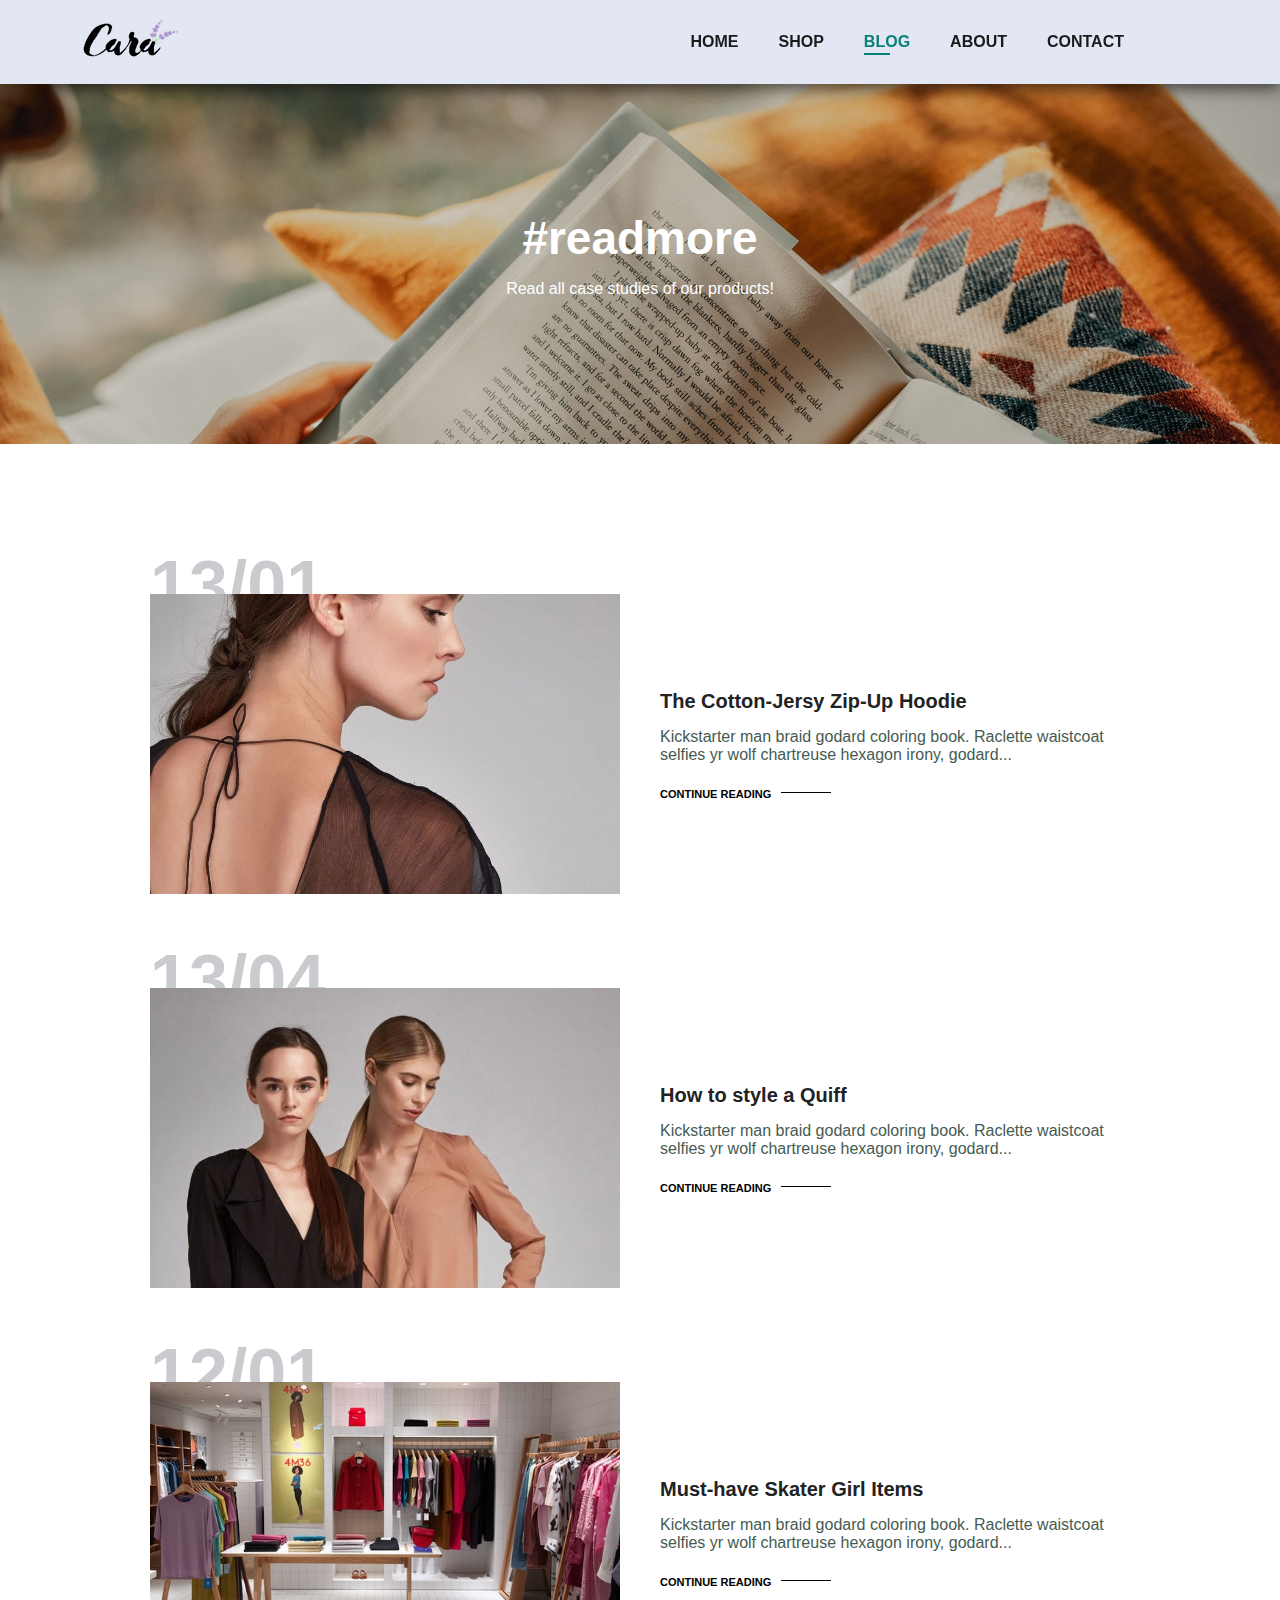
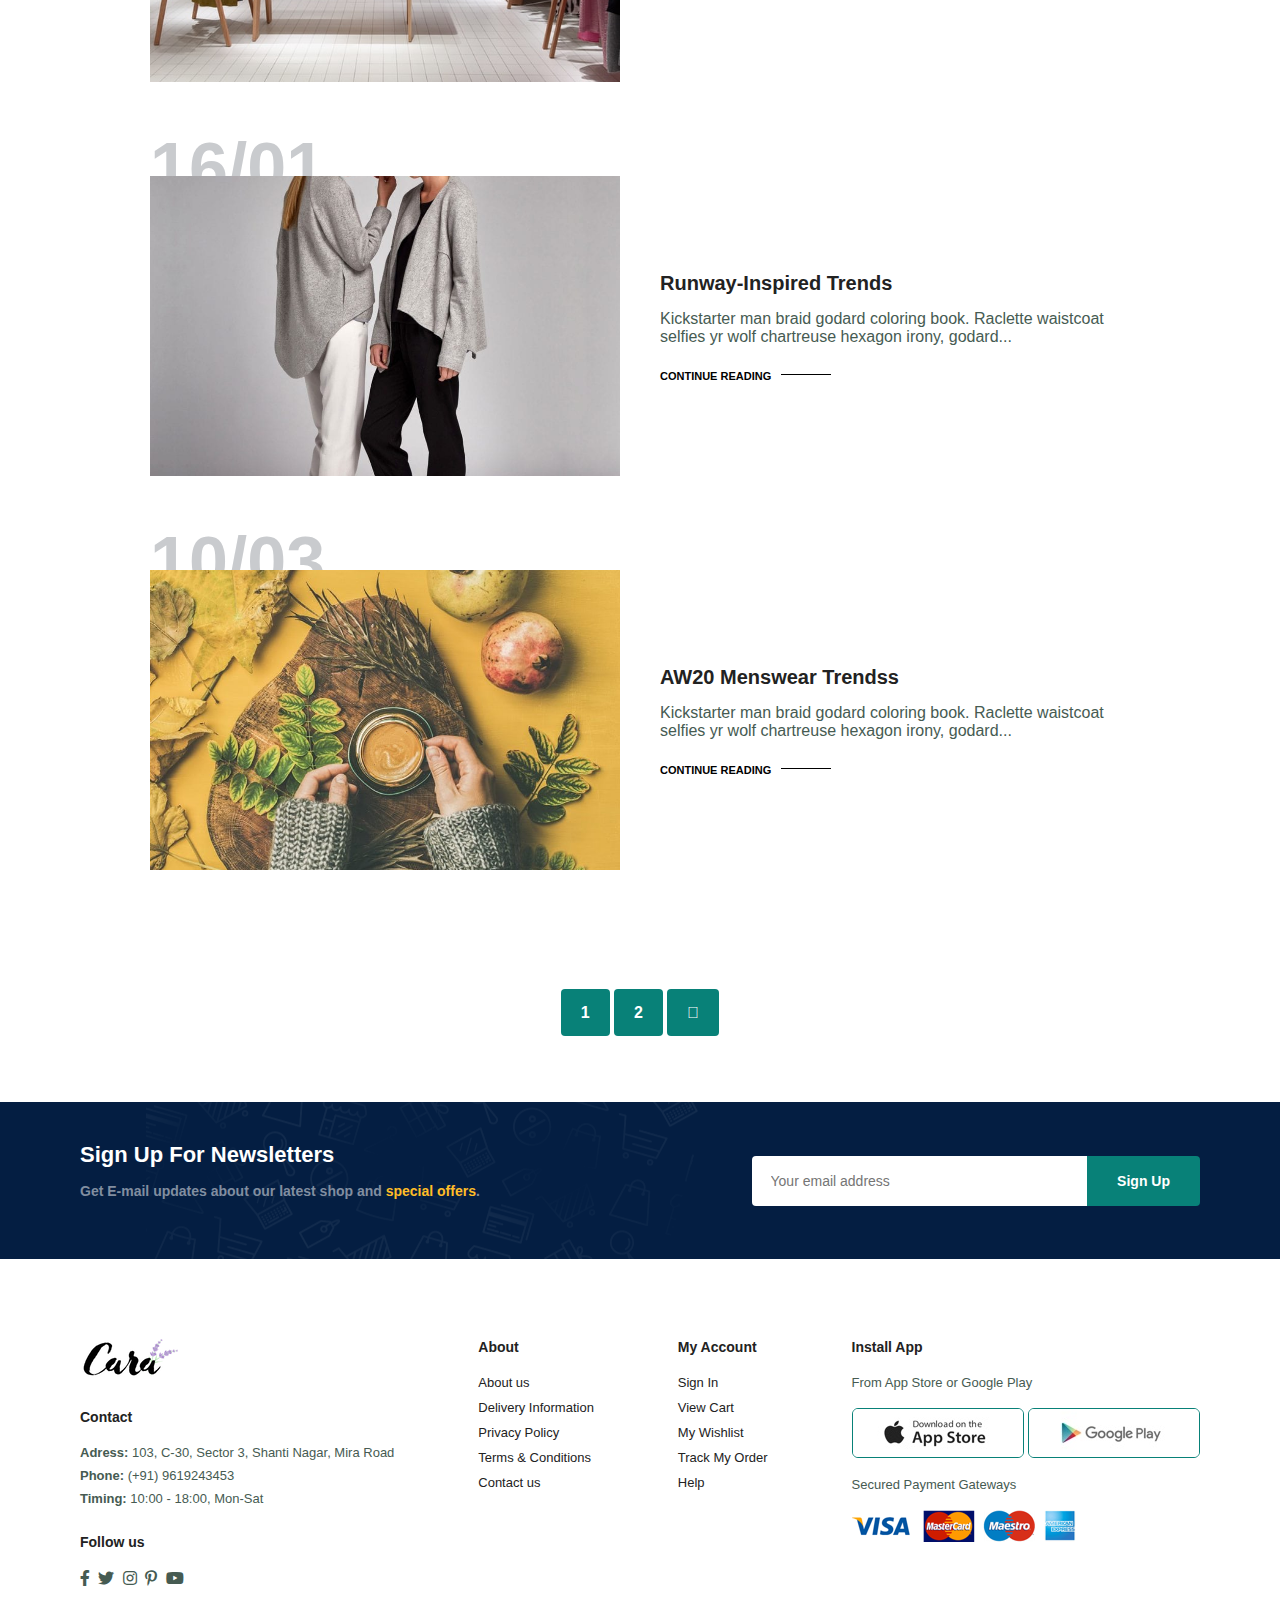
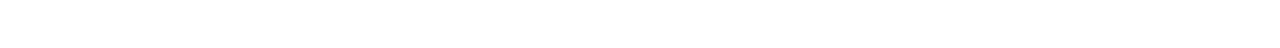
<file: blog.html>
<!DOCTYPE html>
<html lang="en">
<head>
    <meta charset="UTF-8">
    <meta http-equiv="X-UA-Compatible" content="IE=edge">
    <meta name="viewport" content="width=device-width, initial-scale=1.0">
    <title>Ecommerce Website</title>
    <link rel="stylesheet" href="https://pro.fontawesome.com/releases/v5.10.0/css/all.css">
    <link rel="stylesheet" href="style.css">
</head>
<body>
    <section id="header">
        <a href="#"><img src="logo.png" class="logo" alt=""></a>
        <div>
            <ul id="navbar">
                <li><a  href="index.html">HOME</a></li>
                <li><a  href="shop.html">SHOP</a></li>
                <li><a class="active" href="blog.html">BLOG</a></li>
                <li><a href="about.html">ABOUT</a></li>
                <li><a href="contact.html">CONTACT</a></li>
                <li><a href="cart.html"><i class="far fa-shopping-bag"></i></a></li>
            </ul>
        </div>
    </section>

    <section id="page-header1">
       
        <h2>#readmore</h2>
        
        <p>Read all case studies of our products!</p>
        
    </section>

    <section id="blog">
        <div class="blog-box">
            <div class="blog-img">
                <img src="blog/b1.jpg" alt="">
            </div>
            <div class="blog-details">
                <h4>The Cotton-Jersy Zip-Up Hoodie</h4>
                <p>Kickstarter man braid godard coloring book. Raclette waistcoat selfies yr wolf
                    chartreuse hexagon irony, godard...
                </p>
                <a href="#">CONTINUE READING</a>
            </div>
            <h1>13/01</h1>
        </div>
        <div class="blog-box">
            <div class="blog-img">
                <img src="blog/b2.jpg" alt="">
            </div>
            <div class="blog-details">
                <h4>How to style a Quiff</h4>
                <p>Kickstarter man braid godard coloring book. Raclette waistcoat selfies yr wolf
                    chartreuse hexagon irony, godard...
                </p>
                <a href="#">CONTINUE READING</a>
            </div>
            <h1>13/04</h1>
        </div>
        <div class="blog-box">
            <div class="blog-img">
                <img src="blog/b3.jpg" alt="">
            </div>
            <div class="blog-details">
                <h4>Must-have Skater Girl Items</h4>
                <p>Kickstarter man braid godard coloring book. Raclette waistcoat selfies yr wolf
                    chartreuse hexagon irony, godard...
                </p>
                <a href="#">CONTINUE READING</a>
            </div>
            <h1>12/01</h1>
        </div>
        <div class="blog-box">
            <div class="blog-img">
                <img src="blog/b4.jpg" alt="">
            </div>
            <div class="blog-details">
                <h4>Runway-Inspired Trends</h4>
                <p>Kickstarter man braid godard coloring book. Raclette waistcoat selfies yr wolf
                    chartreuse hexagon irony, godard...
                </p>
                <a href="#">CONTINUE READING</a>
            </div>
            <h1>16/01</h1>
        </div>
        <div class="blog-box">
            <div class="blog-img">
                <img src="blog/b6.jpg" alt="">
            </div>
            <div class="blog-details">
                <h4>AW20 Menswear Trendss</h4>
                <p>Kickstarter man braid godard coloring book. Raclette waistcoat selfies yr wolf
                    chartreuse hexagon irony, godard...
                </p>
                <a href="#">CONTINUE READING</a>
            </div>
            <h1>10/03</h1>
        </div>
    </section>

    <section id="pagination" class="section-p1">
        <a href="#">1</a>
        <a href="#">2</a>
        <a href="#"><i class="fal fa-long-arrow-alt-right"></i></a>
    </section>

    <section id="newletter" class="section-p1 section-m1">
        <div class="newtext">
            <h4>Sign Up For Newsletters</h4>
            <p>Get E-mail updates about our latest shop and <span>special offers</span>.</p>
        </div>
        <div class="form">
            <input type="text" placeholder="Your email address">
            <button class="normal">Sign Up</button>
        </div>
    </section>

    <footer class="section-p1">
        <div class="col">
            <img class="logo" src="logo.png" alt="">
            <h4>Contact</h4>
            <p><strong>Adress: </strong> 103, C-30, Sector 3, Shanti Nagar, Mira Road</p>
            <p><strong>Phone: </strong> (+91) 9619243453</p>
            <p><strong>Timing: </strong> 10:00 - 18:00, Mon-Sat</p>
            <div class="follow">
                <h4>Follow us</h4>
                <div class="icon">
                    <i class="fab fa-facebook-f"></i>
                    <i class="fab fa-twitter"></i>
                    <i class="fab fa-instagram"></i>
                    <i class="fab fa-pinterest-p"></i>
                    <i class="fab fa-youtube"></i>
                </div>
            </div>
        </div>

        <div class="col">
            <h4>About</h4>
            <a href="#">About us</a>
            <a href="#">Delivery Information</a>
            <a href="#">Privacy Policy</a>
            <a href="#">Terms & Conditions</a>
            <a href="#">Contact us</a>
        </div>
        <div class="col">
            <h4>My Account</h4>
            <a href="#">Sign In</a>
            <a href="#">View Cart</a>
            <a href="#">My Wishlist</a>
            <a href="#">Track My Order</a>
            <a href="#">Help</a>
        </div>
        <div class="col install">
            <h4>Install App</h4>
            <p>From App Store or Google Play</p>
            <div class="row">
                <img src="pay/app.jpg" alt="">
                <img src="pay/play.jpg" alt="">
            </div>
            <p>Secured Payment Gateways</p>
            <img src="pay/pay.png" alt="">
        </div>
    </footer>

    
</body>
</html>
</file>
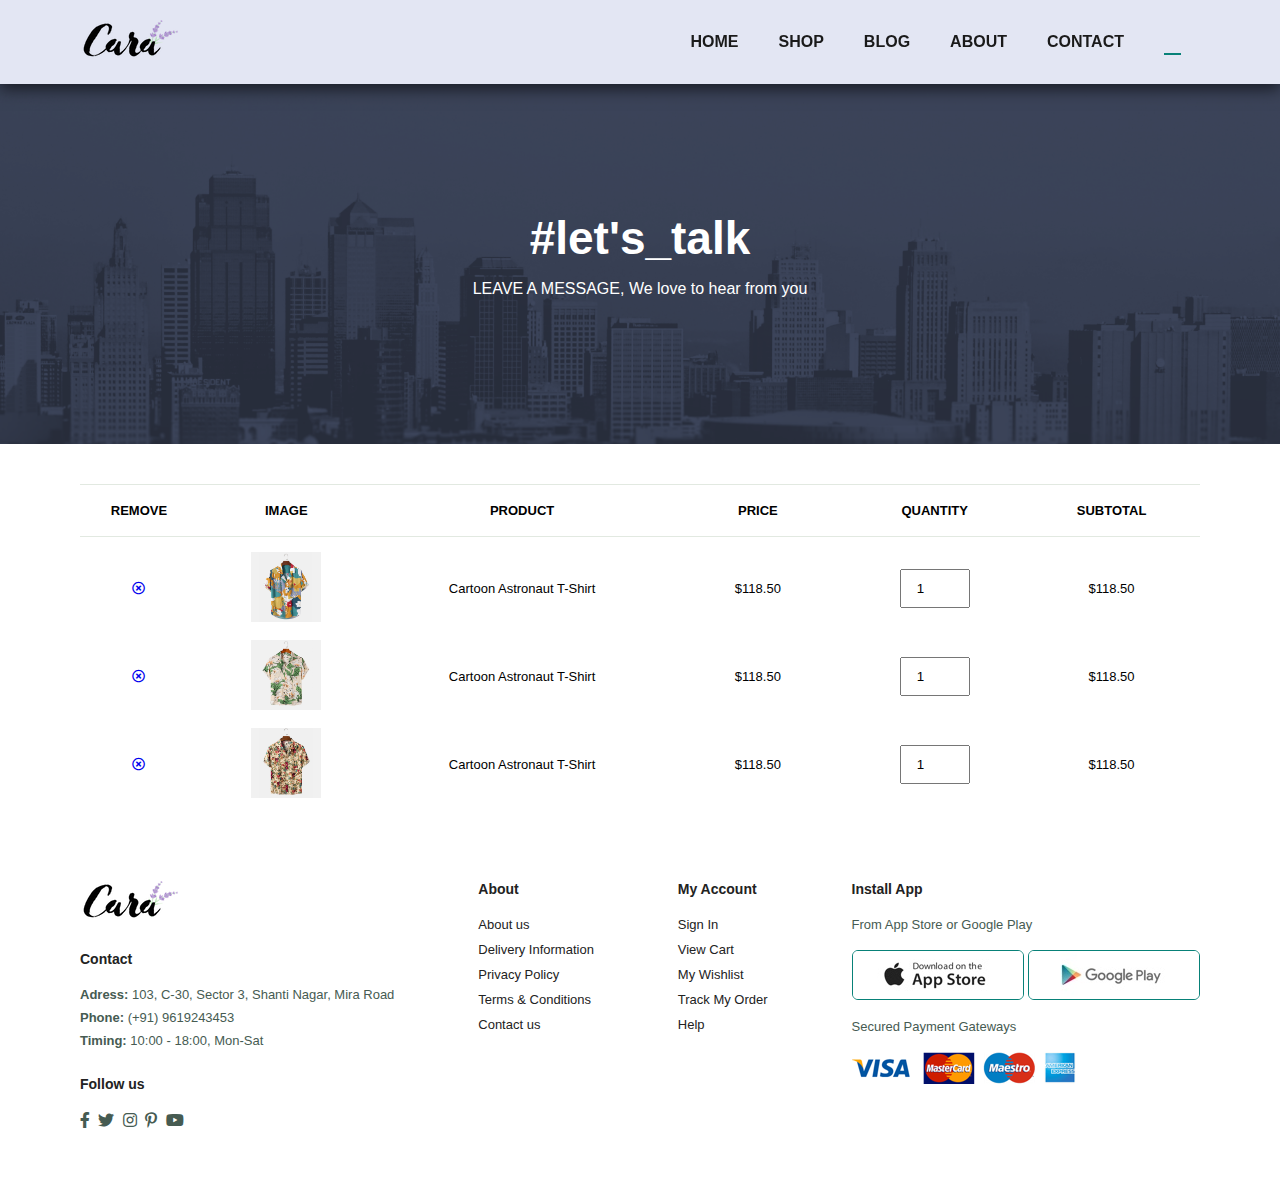
<file: cart.html>
<!DOCTYPE html>
<html lang="en">
<head>
    <meta charset="UTF-8">
    <meta http-equiv="X-UA-Compatible" content="IE=edge">
    <meta name="viewport" content="width=device-width, initial-scale=1.0">
    <title>Ecommerce Website</title>
    <link rel="stylesheet" href="https://pro.fontawesome.com/releases/v5.10.0/css/all.css">
    <link rel="stylesheet" href="style.css">
</head>
<body>
    <section id="header">
        <a href="#"><img src="logo.png" class="logo" alt=""></a>
        <div>
            <ul id="navbar">
                <li><a  href="index.html">HOME</a></li>
                <li><a  href="shop.html">SHOP</a></li>
                <li><a  href="blog.html">BLOG</a></li>
                <li><a  href="about.html">ABOUT</a></li>
                <li><a  href="contact.html">CONTACT</a></li>
                <li><a class="active" href="cart.html"><i class="far fa-shopping-bag"></i></a></li>
            </ul>
        </div>
    </section>

    <section id="page-header1" class="about-header">
       
        <h2>#let's_talk</h2>
        
        <p>LEAVE A MESSAGE, We love to hear from you</p>
        
    </section>

   <section id="cart" class="section-p1">
    <table width="100%">
        <thead>
            <tr>
                <td>Remove</td>
                <td>Image</td>
                <td>Product</td>
                <td>Price</td>
                <td>Quantity</td>
                <td>Subtotal</td>
            </tr>
        </thead>
        <tbody>
            <tr>
                <td><a href="#"><i class="far fa-times-circle"></i></a></td>
                <td><img src="products/f1.jpg" alt=""></td>
                <td>Cartoon Astronaut T-Shirt</td>
                <td>$118.50</td>
                <td><input type="number" value="1"></td>
                <td>$118.50</td>
            </tr>
            <tr>
                <td><a href="#"><i class="far fa-times-circle"></i></a></td>
                <td><img src="products/f2.jpg" alt=""></td>
                <td>Cartoon Astronaut T-Shirt</td>
                <td>$118.50</td>
                <td><input type="number" value="1"></td>
                <td>$118.50</td>
            </tr>
            <tr>
                <td><a href="#"><i class="far fa-times-circle"></i></a></td>
                <td><img src="products/f3.jpg" alt=""></td>
                <td>Cartoon Astronaut T-Shirt</td>
                <td>$118.50</td>
                <td><input type="number" value="1"></td>
                <td>$118.50</td>
            </tr>
        </tbody>
    </table>
   </section>

    <footer class="section-p1">
        <div class="col">
            <img class="logo" src="logo.png" alt="">
            <h4>Contact</h4>
            <p><strong>Adress: </strong> 103, C-30, Sector 3, Shanti Nagar, Mira Road</p>
            <p><strong>Phone: </strong> (+91) 9619243453</p>
            <p><strong>Timing: </strong> 10:00 - 18:00, Mon-Sat</p>
            <div class="follow">
                <h4>Follow us</h4>
                <div class="icon">
                    <i class="fab fa-facebook-f"></i>
                    <i class="fab fa-twitter"></i>
                    <i class="fab fa-instagram"></i>
                    <i class="fab fa-pinterest-p"></i>
                    <i class="fab fa-youtube"></i>
                </div>
            </div>
        </div>

        <div class="col">
            <h4>About</h4>
            <a href="#">About us</a>
            <a href="#">Delivery Information</a>
            <a href="#">Privacy Policy</a>
            <a href="#">Terms & Conditions</a>
            <a href="#">Contact us</a>
        </div>
        <div class="col">
            <h4>My Account</h4>
            <a href="#">Sign In</a>
            <a href="#">View Cart</a>
            <a href="#">My Wishlist</a>
            <a href="#">Track My Order</a>
            <a href="#">Help</a>
        </div>
        <div class="col install">
            <h4>Install App</h4>
            <p>From App Store or Google Play</p>
            <div class="row">
                <img src="pay/app.jpg" alt="">
                <img src="pay/play.jpg" alt="">
            </div>
            <p>Secured Payment Gateways</p>
            <img src="pay/pay.png" alt="">
        </div>
    </footer>

    
</body>
</html>
</file>
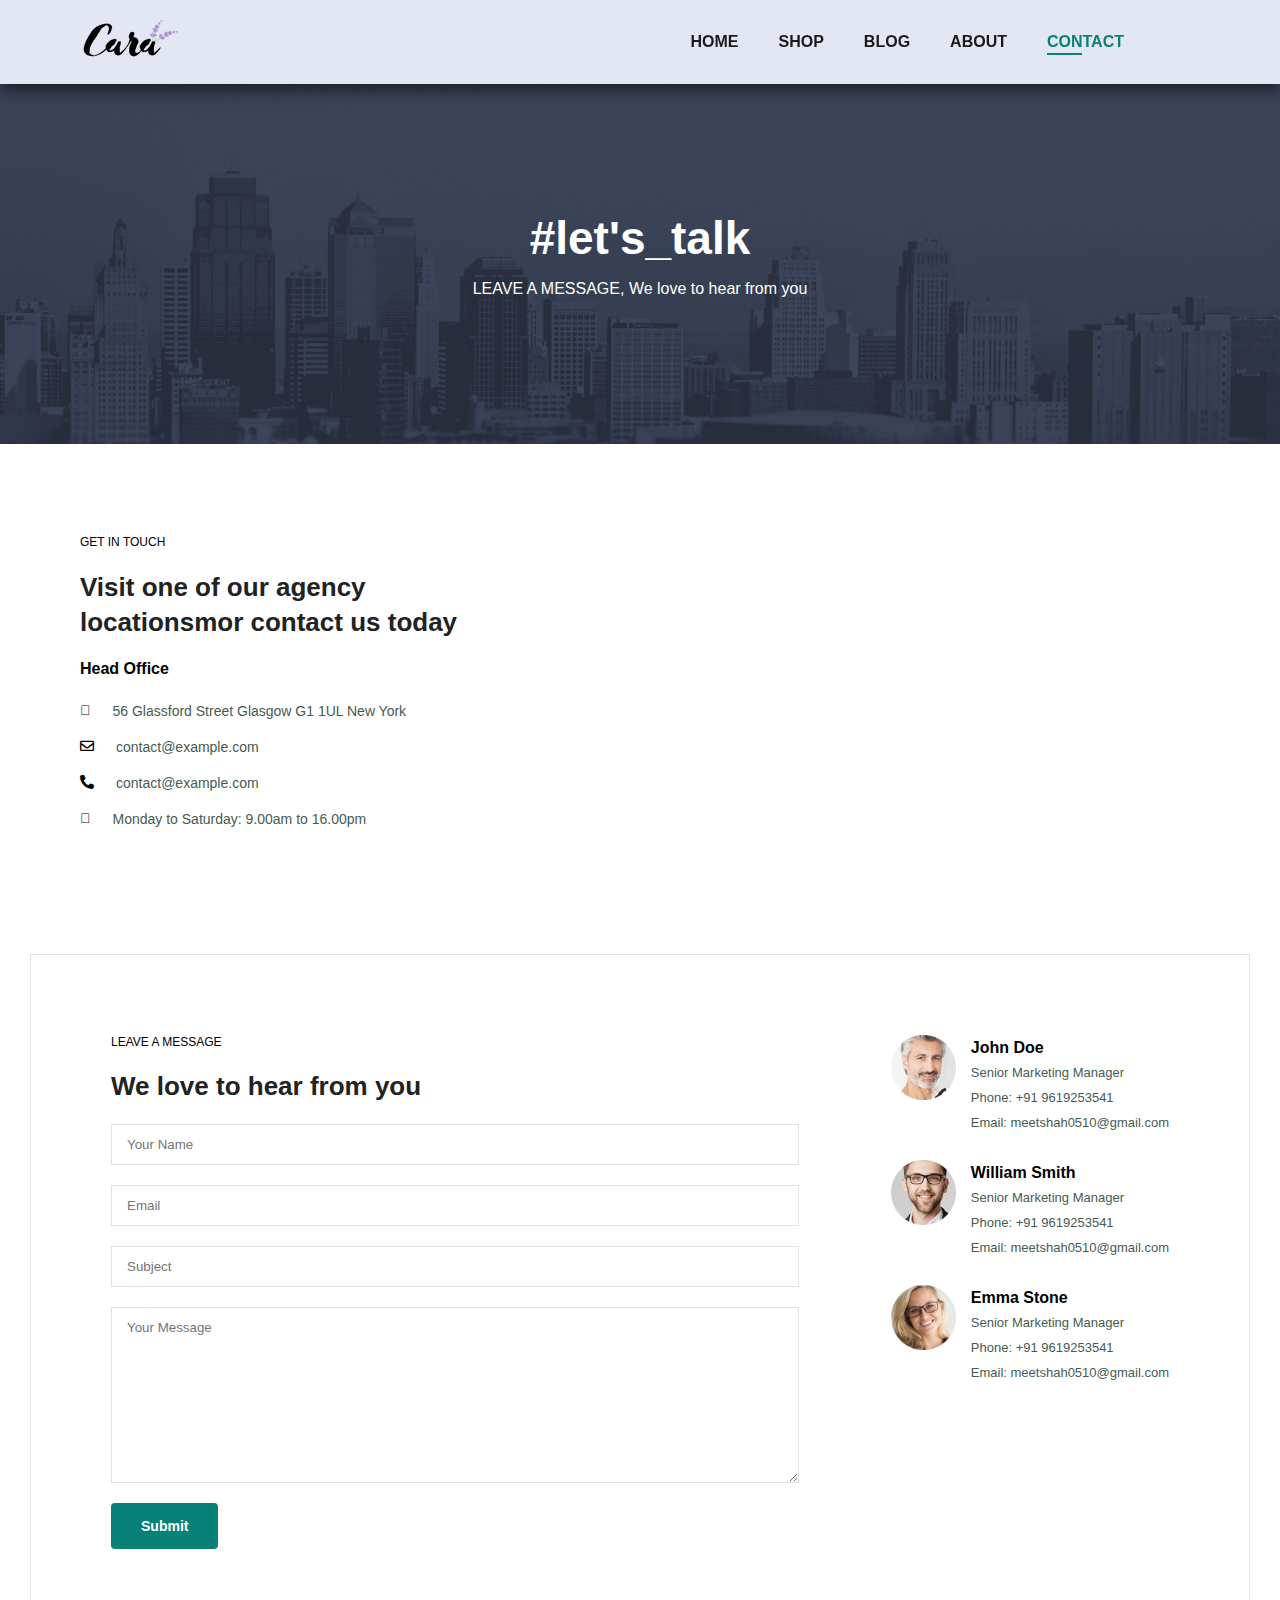
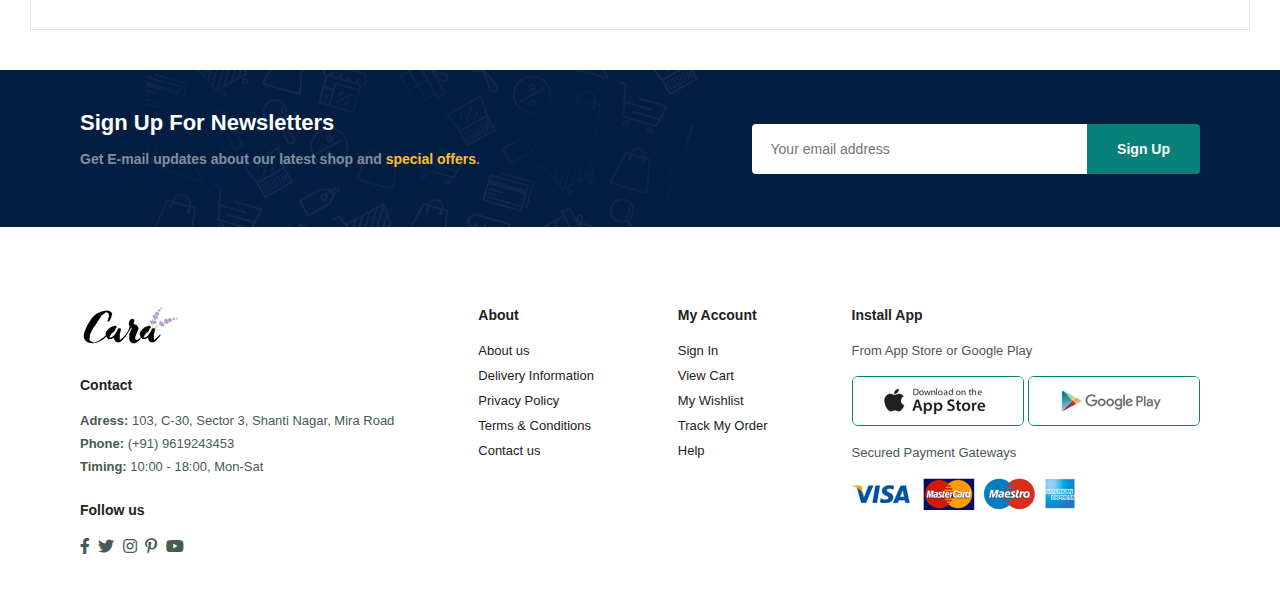
<file: contact.html>
<!DOCTYPE html>
<html lang="en">
<head>
    <meta charset="UTF-8">
    <meta http-equiv="X-UA-Compatible" content="IE=edge">
    <meta name="viewport" content="width=device-width, initial-scale=1.0">
    <title>Ecommerce Website</title>
    <link rel="stylesheet" href="https://pro.fontawesome.com/releases/v5.10.0/css/all.css">
    <link rel="stylesheet" href="style.css">
</head>
<body>
    <section id="header">
        <a href="#"><img src="logo.png" class="logo" alt=""></a>
        <div>
            <ul id="navbar">
                <li><a  href="index.html">HOME</a></li>
                <li><a  href="shop.html">SHOP</a></li>
                <li><a  href="blog.html">BLOG</a></li>
                <li><a  href="about.html">ABOUT</a></li>
                <li><a class="active" href="contact.html">CONTACT</a></li>
                <li><a href="cart.html"><i class="far fa-shopping-bag"></i></a></li>
            </ul>
        </div>
    </section>

    <section id="page-header1" class="about-header">
       
        <h2>#let's_talk</h2>
        
        <p>LEAVE A MESSAGE, We love to hear from you</p>
        
    </section>

    <section id="contact-details" class="section-p1">
        <div class="details"> 
           <span>GET IN TOUCH</span> 
           <h2>Visit one of our agency locationsmor contact us today</h2>
           <h3>Head Office</h3>
           <div>
            <li>
                <i class="fal fa-map"></i>
                <p>56 Glassford Street Glasgow G1 1UL New York</p>
            </li>
            <li>
                <i class="far fa-envelope"></i>
                <p>contact@example.com</p>
            </li>
            <li>
                <i class="fas fa-phone-alt"></i>
                <p>contact@example.com</p>
            </li>
            <li>
                <i class="fal fa-clock"></i>
                <p>Monday to Saturday: 9.00am to 16.00pm</p>
            </li>
           </div> 
        </div>

        <div class="map">
            <iframe src="https://www.google.com/maps/embed?pb=!1m18!1m12!1m3!1d7532.190301378115!2d72.85756232441153!3d19.278227947888684!2m3!1f0!2f0!3f0!3m2!1i1024!2i768!4f13.1!3m3!1m2!1s0x3be7b0506affb3db%3A0xbe46accb5079e82f!2sShanti%20Nagar%2C%20Mira%20Road%2C%20Mira%20Bhayandar%2C%20Maharashtra%20401107!5e0!3m2!1sen!2sin!4v1659986439202!5m2!1sen!2sin" width="600" height="450" style="border:0;" allowfullscreen="" loading="lazy" referrerpolicy="no-referrer-when-downgrade"></iframe>
        </div>
    </section>

    <section id="form-details">
        <form action="">
            <span>LEAVE A MESSAGE</span>
            <h2>We love to hear from you</h2>
            <input type="text" placeholder="Your Name">
            <input type="text" placeholder="Email">
            <input type="text" placeholder="Subject">
            <textarea name="" id="" cols="30" rows="10" placeholder="Your Message"></textarea>
            <button class="normal">Submit</button>
        </form>

        <div class="people">
            <div>
                <img src="people/1.png" alt="">
                <p>
                    <span>John Doe</span>
                    Senior Marketing Manager <br> Phone: +91 9619253541 <br> Email: meetshah0510@gmail.com
                </p>
            </div>
            <div>
                <img src="people/2.png" alt="">
                <p>
                    <span>William Smith</span>
                    Senior Marketing Manager <br> Phone: +91 9619253541 <br> Email: meetshah0510@gmail.com
                </p>
            </div>
            <div>
                <img src="people/3.png" alt="">
                <p>
                    <span>Emma Stone</span>
                    Senior Marketing Manager <br> Phone: +91 9619253541 <br> Email: meetshah0510@gmail.com
                </p>
            </div>
        </div>
    </section>

    <section id="newletter" class="section-p1 section-m1">
        <div class="newtext">
            <h4>Sign Up For Newsletters</h4>
            <p>Get E-mail updates about our latest shop and <span>special offers</span>.</p>
        </div>
        <div class="form">
            <input type="text" placeholder="Your email address">
            <button class="normal">Sign Up</button>
        </div>
    </section>

    <footer class="section-p1">
        <div class="col">
            <img class="logo" src="logo.png" alt="">
            <h4>Contact</h4>
            <p><strong>Adress: </strong> 103, C-30, Sector 3, Shanti Nagar, Mira Road</p>
            <p><strong>Phone: </strong> (+91) 9619243453</p>
            <p><strong>Timing: </strong> 10:00 - 18:00, Mon-Sat</p>
            <div class="follow">
                <h4>Follow us</h4>
                <div class="icon">
                    <i class="fab fa-facebook-f"></i>
                    <i class="fab fa-twitter"></i>
                    <i class="fab fa-instagram"></i>
                    <i class="fab fa-pinterest-p"></i>
                    <i class="fab fa-youtube"></i>
                </div>
            </div>
        </div>

        <div class="col">
            <h4>About</h4>
            <a href="#">About us</a>
            <a href="#">Delivery Information</a>
            <a href="#">Privacy Policy</a>
            <a href="#">Terms & Conditions</a>
            <a href="#">Contact us</a>
        </div>
        <div class="col">
            <h4>My Account</h4>
            <a href="#">Sign In</a>
            <a href="#">View Cart</a>
            <a href="#">My Wishlist</a>
            <a href="#">Track My Order</a>
            <a href="#">Help</a>
        </div>
        <div class="col install">
            <h4>Install App</h4>
            <p>From App Store or Google Play</p>
            <div class="row">
                <img src="pay/app.jpg" alt="">
                <img src="pay/play.jpg" alt="">
            </div>
            <p>Secured Payment Gateways</p>
            <img src="pay/pay.png" alt="">
        </div>
    </footer>

    
</body>
</html>
</file>
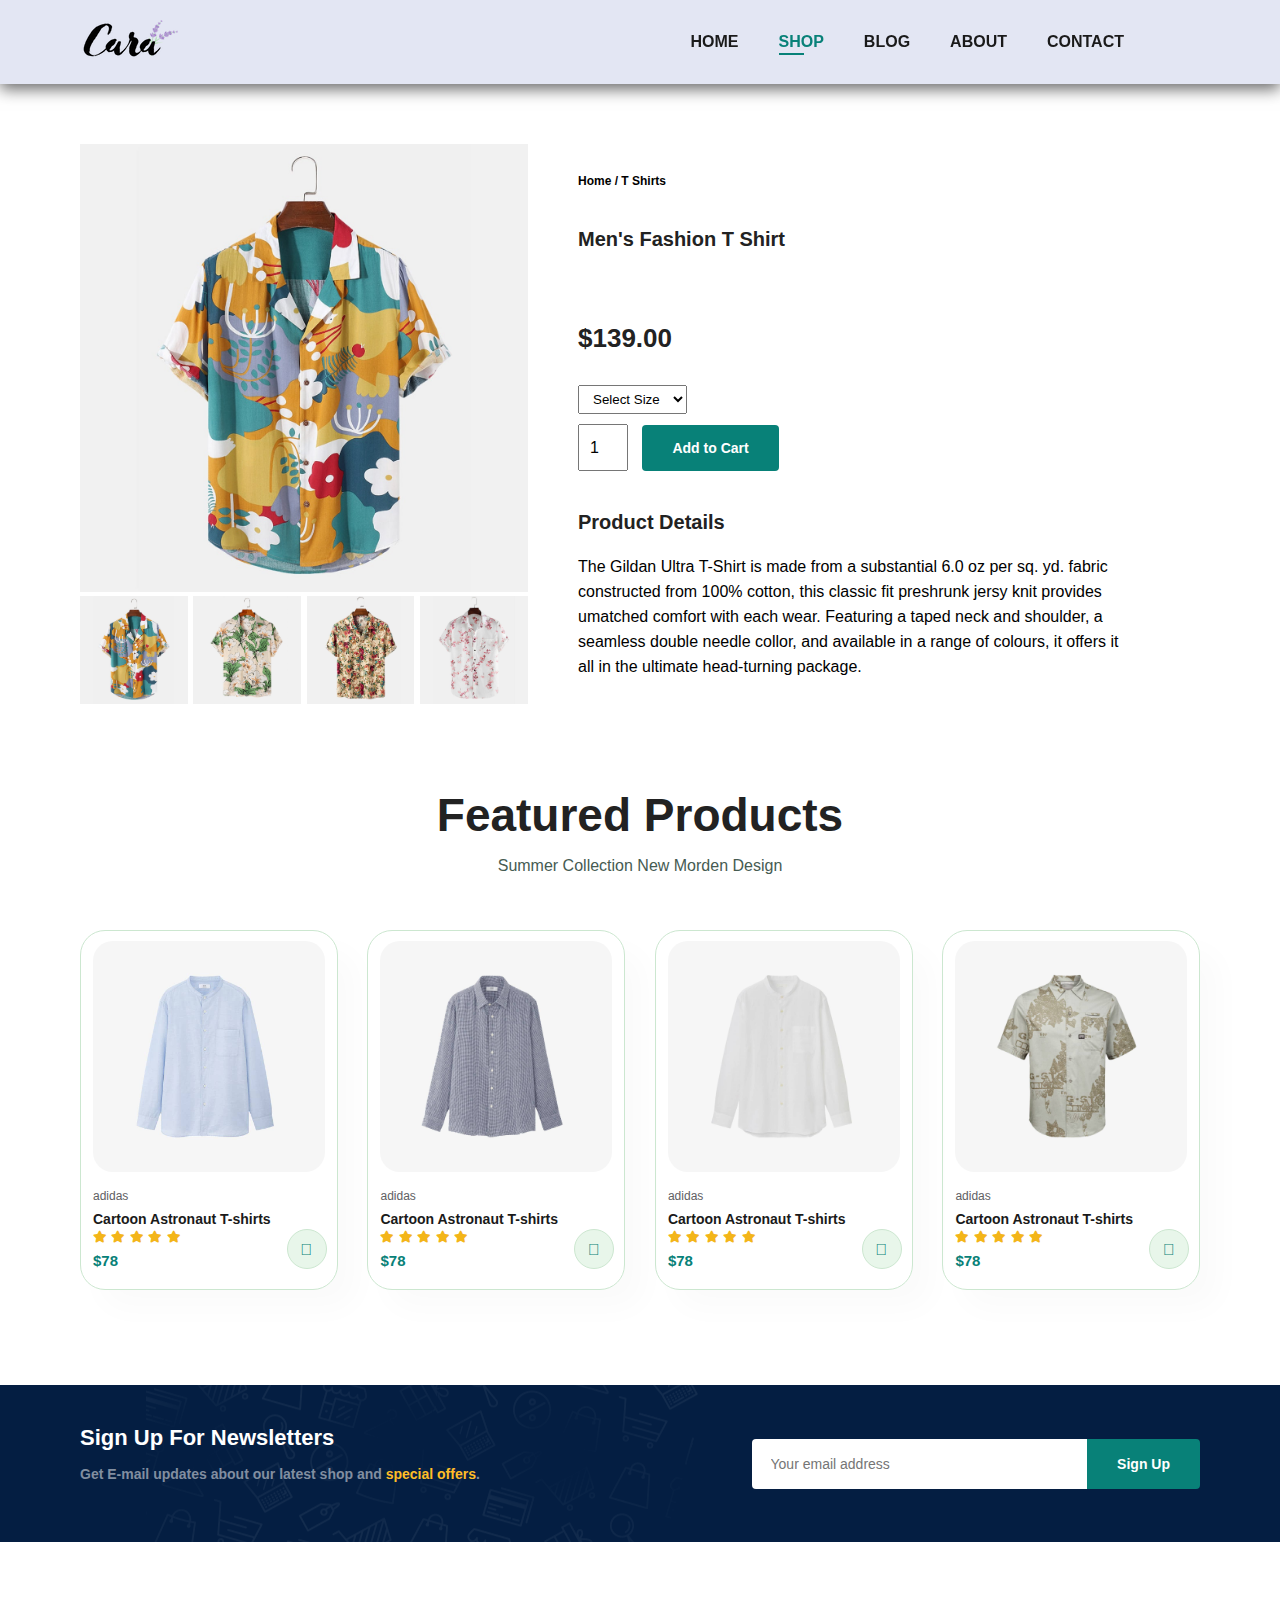
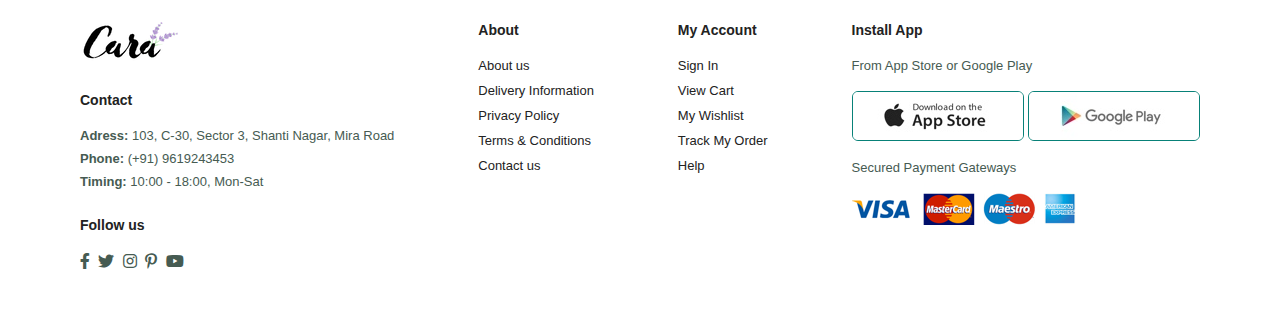
<file: sproduct.html>
<!DOCTYPE html>
<html lang="en">
<head>
    <meta charset="UTF-8">
    <meta http-equiv="X-UA-Compatible" content="IE=edge">
    <meta name="viewport" content="width=device-width, initial-scale=1.0">
    <title>Ecommerce Website</title>
    <link rel="stylesheet" href="https://pro.fontawesome.com/releases/v5.10.0/css/all.css">
    <link rel="stylesheet" href="style.css">
</head>
<body>
    <section id="header">
        <a href="#"><img src="logo.png" class="logo" alt=""></a>
        <div>
            <ul id="navbar">
                <li><a  href="index.html">HOME</a></li>
                <li><a class="active" href="shop.html">SHOP</a></li>
                <li><a href="blog.html">BLOG</a></li>
                <li><a href="about.html">ABOUT</a></li>
                <li><a href="contact.html">CONTACT</a></li>
                <li><a href="cart.html"><i class="far fa-shopping-bag"></i></a></li>
            </ul>
        </div>
    </section>

    <section id="prodetails" class="section-p1">
        <div class="single-pro-image">
            <img src="products/f1.jpg" width="100%" id="MainImg" alt=""> 
            <div class="small-img-group">
                <div class="small-img-col">
                    <img src="products/f1.jpg"  width="100%" class="small-img" alt="">
                </div>
                <div class="small-img-col">
                    <img src="products/f2.jpg"  width="100%" class="small-img" alt="">
                </div>
                <div class="small-img-col">
                    <img src="products/f3.jpg"  width="100%" class="small-img" alt="">
                </div>
                <div class="small-img-col">
                    <img src="products/f4.jpg"  width="100%" class="small-img" alt="">
                </div> 
            </div>
        </div>
        <div class="single-pro-details">
            <h6>Home / T Shirts</h6>
            <h4>Men's Fashion T Shirt</h4>
            <h2>$139.00</h2>
            <select>
                <option>Select Size</option>
                <option>XL</option>
                <option>XXL</option>
                <option>Small</option>
                <option>Large</option>
            </select>
            <input type="number" value="1">
            <button class="normal">Add to Cart</button>
            <h4>Product Details</h4>
            <span>The Gildan Ultra T-Shirt is made from a substantial 6.0 oz per sq. yd. fabric constructed from 100% cotton, 
            this classic fit preshrunk jersy knit provides umatched comfort with each wear. Featuring a taped neck and shoulder, a seamless double 
            needle collor, and available in a range of colours, it offers it all in the ultimate head-turning package.</span>
        </div>
    </section>

    <section id="product1" class="section-p1">
        <h2>Featured Products</h2>
        <p>Summer Collection New Morden Design</p>
        <div class="pro-container">
            <div class="pro">
                <img src="products/n1.jpg" alt="">
                <div class="des">
                    <span>adidas</span>
                    <h5>Cartoon Astronaut T-shirts</h5>
                    <div class="star">
                        <i class="fas fa-star"></i>
                        <i class="fas fa-star"></i>
                        <i class="fas fa-star"></i>
                        <i class="fas fa-star"></i>
                        <i class="fas fa-star"></i>
                    </div>
                    <h4>$78</h4>
                </div>
                <a href="#"><i class="fal fa-shopping-cart cart"></i></a>
            </div>
            <div class="pro">
                <img src="products/n2.jpg" alt="">
                <div class="des">
                    <span>adidas</span>
                    <h5>Cartoon Astronaut T-shirts</h5>
                    <div class="star">
                        <i class="fas fa-star"></i>
                        <i class="fas fa-star"></i>
                        <i class="fas fa-star"></i>
                        <i class="fas fa-star"></i>
                        <i class="fas fa-star"></i>
                    </div>
                    <h4>$78</h4>
                </div>
                <a href="#"><i class="fal fa-shopping-cart cart"></i></a>
            </div>
            <div class="pro">
                <img src="products/n3.jpg" alt="">
                <div class="des">
                    <span>adidas</span>
                    <h5>Cartoon Astronaut T-shirts</h5>
                    <div class="star">
                        <i class="fas fa-star"></i>
                        <i class="fas fa-star"></i>
                        <i class="fas fa-star"></i>
                        <i class="fas fa-star"></i>
                        <i class="fas fa-star"></i>
                    </div>
                    <h4>$78</h4>
                </div>
                <a href="#"><i class="fal fa-shopping-cart cart"></i></a>
            </div>
            <div class="pro">
                <img src="products/n4.jpg" alt="">
                <div class="des">
                    <span>adidas</span>
                    <h5>Cartoon Astronaut T-shirts</h5>
                    <div class="star">
                        <i class="fas fa-star"></i>
                        <i class="fas fa-star"></i>
                        <i class="fas fa-star"></i>
                        <i class="fas fa-star"></i>
                        <i class="fas fa-star"></i>
                    </div>
                    <h4>$78</h4>
                </div>
                <a href="#"><i class="fal fa-shopping-cart cart"></i></a>
            </div>
        </div>
    </section>


    <section id="newletter" class="section-p1 section-m1">
        <div class="newtext">
            <h4>Sign Up For Newsletters</h4>
            <p>Get E-mail updates about our latest shop and <span>special offers</span>.</p>
        </div>
        <div class="form">
            <input type="text" placeholder="Your email address">
            <button class="normal">Sign Up</button>
        </div>
    </section>

    <footer class="section-p1">
        <div class="col">
            <img class="logo" src="logo.png" alt="">
            <h4>Contact</h4>
            <p><strong>Adress: </strong> 103, C-30, Sector 3, Shanti Nagar, Mira Road</p>
            <p><strong>Phone: </strong> (+91) 9619243453</p>
            <p><strong>Timing: </strong> 10:00 - 18:00, Mon-Sat</p>
            <div class="follow">
                <h4>Follow us</h4>
                <div class="icon">
                    <i class="fab fa-facebook-f"></i>
                    <i class="fab fa-twitter"></i>
                    <i class="fab fa-instagram"></i>
                    <i class="fab fa-pinterest-p"></i>
                    <i class="fab fa-youtube"></i>
                </div>
            </div>
        </div>

        <div class="col">
            <h4>About</h4>
            <a href="#">About us</a>
            <a href="#">Delivery Information</a>
            <a href="#">Privacy Policy</a>
            <a href="#">Terms & Conditions</a>
            <a href="#">Contact us</a>
        </div>
        <div class="col">
            <h4>My Account</h4>
            <a href="#">Sign In</a>
            <a href="#">View Cart</a>
            <a href="#">My Wishlist</a>
            <a href="#">Track My Order</a>
            <a href="#">Help</a>
        </div>
        <div class="col install">
            <h4>Install App</h4>
            <p>From App Store or Google Play</p>
            <div class="row">
                <img src="pay/app.jpg" alt="">
                <img src="pay/play.jpg" alt="">
            </div>
            <p>Secured Payment Gateways</p>
            <img src="pay/pay.png" alt="">
        </div>
    </footer>

<script>
   
        var MainImg = document.getElementById("MainImg");
        var smallimg = document.getElementsByClassName("small-img");

        smallimg[0].onclick = function(){
            MainImg.src = smallimg[0].src;
        }
        smallimg[1].onclick = function(){
            MainImg.src = smallimg[1].src;
        }
        smallimg[2].onclick = function(){
            MainImg.src = smallimg[2].src;
        }
        smallimg[3].onclick = function(){
            MainImg.src = smallimg[3].src;
        }
</script>

  
</body>
</html>
</file>
<file: style.css>
*{
    margin: 0;
    padding: 0;
    box-sizing: border-box;
    font-family: 'Spartan', sans-serif;
}
h1
{
    font-size: 50px;
    line-height: 64px;
    color: #222;
}
h2
{
    font-size: 46px;
    line-height: 54px;
    color: #222;
}
h4
{
    font-size: 20px;
    color: #222;
}
h6
{
    font-size: 12px;
    font-weight: 700;
}
p
{
    font-size: 16px;
    color: #465b52;
    margin: 15px 0 20px 0;
}
.section-p1
{
    padding: 40px 80px;
}
.section-m1
{
    margin: 40px 0;
}
button.normal
{
    font-size: 14px;
    font-weight: 600;
    padding: 15px 30px;
    color: #000;
    background-color: #fff;
    border-radius: 4px;
    cursor: pointer;
    border: none;
    outline: none;
    transition: 0.2s;
}
button.white
{
    font-size: 13px;
    font-weight: 600;
    padding: 11px 18px;
    color: #fff;
    background-color: transparent;
    cursor: pointer;
    border: 1px solid #fff;
    outline: none;
    transition: 0.2s;
}
body
{
    width: 100%;
}
#header
{
    display: flex;
    align-items: center;
    justify-content: space-between;
    padding: 20px 80px;
    background: #E3E6F3;
    box-shadow: 0 5px 15px rgba(0, 0, 0, 0.6);
    z-index: 999;
    position: sticky;
    top: 0;
    left: 0;
}
#navbar
{
    display: flex;
    align-items: center;
    justify-content: center;
}
#navbar li
{
    list-style: none;
    padding: 0 20px;
    position: relative;
}
#navbar li a
{
    text-decoration: none;
    font-size: 16px;
    font-weight: 600;
    color: #1a1a1a;
    transition: 0.3s ease;
}
#navbar li a:hover,
#navbar li a.active
{
    color: #088178;
}
#navbar li a.active::after,
#navbar li a:hover::after{
    content: "";
    width: 30%;
    height: 2px;
    background: #088178;
    position: absolute;
    bottom: -4px;
    left: 20px;
}
#hero
{
    background-image: url("img/hero4.png");
    height: 90vh;
    width: 100%;
    background-size: cover;
    background-position: top 25% right 0%;
    padding: 0 80px;
    display: flex;
    flex-direction: column;
    align-items: flex-start;
    justify-content: center;
}
#hero h4
{
    padding-bottom: 15px;
}
#hero h1
{
    color: #088178;
}
#hero button
{
    background-image: url("button.png");
    background-color: transparent;
    color: #088178;
    border: 0;
    padding: 14px 80px 14px 65px;
    background-repeat: no-repeat;
    cursor: pointer;
    font-weight: 700;
    font-size: 15px;
}
#feature
{
    display: flex;
    align-items: center;
    justify-content: space-between;
    flex-wrap: wrap;
}
#feature .fe-box
{
    width: 180px;
    text-align: center;
    padding: 25px 15px;
    box-shadow: 20px 20px 34px rgba(0, 0, 0, 0.03);
    border: 1px solid #cce7d0;
    border-radius: 4px;
    margin: 15px 0;
}
#feature .fe-box:hover
{
    box-shadow: 10px 10px 54px rgba(70, 62, 221, 0.1);
}
#feature .fe-box img
{
    width: 100%;
    margin-bottom: 10px;
}
#feature .fe-box h6
{
    display: inline-block;
    padding: 9px 8px 6px 8px;
    line-height: 1;
    border-radius: 4px;
    color: #088178;
    background-color: #fddde4;
}
#feature .fe-box:nth-child(2) h6
{
    background-color: #cdebbc;
}
#feature .fe-box:nth-child(3) h6
{
    background-color: #d1e8f2;
}
#feature .fe-box:nth-child(4) h6
{
    background-color: #cdd4f8;
}
#feature .fe-box:nth-child(5) h6
{
    background-color: #f6dbf6;
}
#feature .fe-box:nth-child(6) h6
{
    background-color: #fff2e5;
}
#product1
{
    text-align: center;
}
#product1 .pro-container
{
    display: flex;
    justify-content: space-between;
    padding-top: 20px;
    flex-wrap: wrap;
}
#product1 .pro
{
    width: 23%;
    min-width: 250px;
    padding: 10px 12px;
    border: 1px solid #cce7d0;
    border-radius: 25px;
    cursor: pointer;
    box-shadow: 20px 20px 30px rgba(0, 0, 0, 0.02);
    margin: 15px 0;
    transition: 0.2s ease;
    position: relative;
}
#product1 .pro:hover
{
    box-shadow: 20px 20px 30px rgba(0, 0, 0, 0.06);
}
#product1 .pro img{
    width: 100%;
    border-radius: 20px;
}
#product1 .pro .des{
    text-align: start;
    padding: 10px 0;
}
#product1 .pro .des span
{
    color: #606063;
    font-size: 12px;
}
#product1 .pro .des h5{
    padding-top: 7px;
    color: #1a1a1a;
    font-size: 14px;
}
#product1 .pro .des i{
    font-size: 12px;
    color: rgb(243, 181, 25);
}
#product1 .pro .des h4{
    padding-top: 7px;
    font-size: 15px;
    font-weight: 700;
    color: #088178;
}
#product1 .pro .cart
{
    width: 40px;
    height: 40px;
    line-height: 40px;
    border-radius: 50px;
     background-color: #e8f6ea;
     font-weight: 500;
     color: #088178;
     border: 1px solid #cce7d0;
     position: absolute;
     bottom: 20px;
     right: 10px;
} 
#banner
{
    display: flex;
    flex-direction: column;
    justify-content: center;
    align-items: center;
    text-align: center;
    background-image: url(banner/b2.jpg);
    width: 100%;
    height: 40vh;
    background-size: cover;
    background-position: center;
}
#banner h4{
    color: #fff;
    font-size: 16px;
}
#banner h2{
    color: #fff;
    font-size: 30px;
    padding: 10px 10px;
}
#banner h2 span{
    color: red;
    font-size: 30px;
}
#banner button:hover
{
    background: #088178;
    color: #fff;
}
#sm-banner
{
    display: flex;
    justify-content: space-around;
    flex-wrap: wrap;
}
#sm-banner .banner-box
{
    display: flex;
    flex-direction: column;
    justify-content: center;
    align-items: flex-start;
    background-image: url(banner/b17.jpg);
    min-width: 580px;
    height: 50vh;
    background-size: cover;
    background-position: center;
    padding: 30px;
}
#sm-banner .banner-box2
{
    background-image: url(banner/b10.jpg);
}
#sm-banner h4
{
    color: #fff;
    font-size: 20px;
    font-weight: 300;
}
#sm-banner h2
{
    color: #fff;
    font-size: 28px;
    font-weight: 800;
}
#sm-banner span
{
    color: #fff;
    font-size: 14px;
    font-weight: 500;
    padding-bottom: 15px;
}
#sm-banner .banner-box:hover button
{
    background-color: #088178;
    border: 1px solid #088178;
}
#banner3
{
    display: flex;
    flex-wrap: wrap;
    justify-content: space-between;
    padding: 0 80px;
}
#banner3 .banner-box
{
    display: flex;
    flex-direction: column;
    justify-content: center;
    align-items: flex-start;
    background-image: url(banner/b7.jpg);
    min-width: 30%;
    height: 30vh;
    background-size: cover;
    background-position: center;
    padding: 20px;
    margin-bottom: 20px;
}
#banner3 .banner-box2
{
    background-image: url(banner/b4.jpg);
}
#banner3 .banner-box3
{
    background-image: url(banner/b18.jpg);
}
#banner3 h2{
    color: #fff;
    font-weight: 900;
    font-size: 22px;
}
#banner3 h3{
    color: #ec544e;
    font-weight: 800;
    font-size: 22px;
}
#newletter
{
    display: flex;
    flex-wrap: wrap;
    justify-content: space-between;
    align-items: center;
    background-image: url("banner/b14.png");
    background-repeat: no-repeat;
    background-position: 20% 30%;
    background-color: #041e42;
}
#newletter h4
{
    font-size: 22px;
    font-weight: 700;
    color: #fff;
}
#newletter p
{
    font-size: 14px;
    font-weight: 600;
    color: #818ea0;
}
#newletter p span
{
    color: #ffbd27;
}
#newletter .form
{
    display: flex;
    width: 40%;
}
#newletter input
{
    height: 3.125rem;
    padding: 0 1.25em;
    font-size: 14px;
    width: 100%;
    border: 1px solid transparent;
    border-radius: 4px;
    outline: none;
    border-top-right-radius: 0;
    border-bottom-right-radius: 0;

}
#newletter button
{
    background-color: #088178;
    color: #fff;
    white-space: nowrap;
    border-top-left-radius: 0;
    border-bottom-left-radius: 0;
}
footer
{
    display: flex;
    flex-wrap: wrap;
    justify-content: space-between;
}
footer .col
{
    display: flex;
    flex-direction: column;
    align-items: flex-start;
    margin-bottom: 20px;
}
footer .logo
{
    margin-bottom: 30px;
}
footer h4
{
    font-size: 14px;
    padding-bottom: 20px;
}
footer p
{
    font-size: 13px;
    margin: 0 0 8px 0;
}
footer a
{
    font-size: 13px;
    text-decoration: none;
    color: #222;
    margin-bottom: 10px;
}
footer .follow
{
    margin-top: 20px;
}
footer .follow i
{
    color: #465b52;
    padding-right: 4px;
    cursor: pointer;
}
footer .install .row img
{
    border: 1px solid #088178;
    border-radius: 6px;
}
footer .install img
{
    margin: 10px 0 15px 0;
}
footer .follow i:hover,
footer a:hover
{
    color: #088178;
}
#page-header
{
    background-image: url(banner/b1.jpg);
    width: 100%;
    height: 40vh;
    background-size: cover;
    display: flex;
    justify-content: center;
    text-align: center;
    flex-direction: column;
    padding: 14px;
}
#page-header h2,
#page-header p
{
    color: #fff;
}
#pagination
{
    text-align: center;
}
#pagination a
{
    text-decoration: none;
    background-color: #088178;
    padding: 15px 20px;
    border-radius: 4px;
    color: #fff;
    font-weight: 600;
}
#pagination a i
{
    font-size: 16px;
    font-weight: 600;
}
#prodetails
{
    display: flex;
    margin-top: 20px;
}
#prodetails .single-pro-image
{
    width: 40%;
    margin-right: 50px;
}
.small-img-group
{
    display: flex;
    justify-content: space-between;
}
.small-img-col
{
    flex-basis: 24%;
    cursor: pointer;
}
#prodetails .single-pro-details
{
    width: 50%;
    padding-top: 30px;   
}
#prodetails .single-pro-details h4
{
    padding: 40px 0 20px 0;
}
#prodetails .single-pro-details h2
{
    padding: 40px 0 20px 0;
    font-size: 26px;
}
#prodetails .single-pro-details select
{
    display: block;
    padding: 5px 10px;
    margin-bottom: 10px;
}
#prodetails .single-pro-details input
{
    width: 50px;
    height: 47px;
    padding-left: 10px;
    font-size: 16px;
    margin-right: 10px;
}
#prodetails .single-pro-details input:focus
{
    outline: none;
}
#prodetails .single-pro-details button
{
    background-color: #088178;
    color: #fff;
} 
#prodetails .single-pro-details span
{
    line-height: 25px;
}
#page-header1
{
    background-image: url(banner/b19.jpg);
    width: 100%;
    height: 40vh;
    background-size: cover;
    display: flex;
    justify-content: center;
    text-align: center;
    flex-direction: column;
    padding: 14px;
}
#page-header1 h2,
#page-header1 p
{
    color: #fff;
}
#blog
{
    padding: 150px 150px 0 150px; 
}
#blog .blog-box
{
    display: flex;
    align-items: center;
    width: 100%;
    position: relative;
    padding-bottom: 90px;
}
#blog .blog-img
{
    margin-right: 40px;
    width: 50%;
}
#blog img
{
    width: 100%;
    height: 300px;
    object-fit: cover;
}
#blog .blog-details
{
    width: 50%;
}
#blog .blog-details a
{
    text-decoration: none;
    font-size: 11px;
    font-weight: 700;
    color: #000;
    position: relative;
    transition: 0.3s;
}
#blog .blog-details a::after
{
    content: "";
    width: 50px;
    height: 1px;
    background-color: #000;
    position: absolute;
    top: 4px;
    right: -60px;
}
#blog .blog-details a:hover
{
    color: #088178;
}
#blog .blog-details a:hover::after
{
    background-color: #088178;
}
#blog .blog-box h1
{
    position: absolute;
    top: -40px;
    left: 0;
    font-size: 70px;
    font-weight: 700;
    color: #c9cbce;
    z-index: -9;
}
#page-header1.about-header
{
    background-image: url("about/banner.png");
}
#about-head
{
    display: flex;
    align-items: center;
}
#about-head img
{
    width: 50%;
    height: auto;
}
#about-head div
{
    padding-left: 40px;
}
#about-app
{
    text-align: center;
}
#about-app .video
{
    width: 70%;
    height: 100%;
    margin: 30px auto 0 auto;

}
#about-app .video video
{
    width: 100%;
    height: 100%;
    border-radius: 20px;
}
#contact-details
{
    display: flex;
    align-items: center;
    justify-content: space-between;
}
#contact-details .details 
{
    width: 40%;
}
#contact-details .details span,
#form-details form span
{
    font-size: 12px;
}
#contact-details .details h2,
#form-details form h2
{
    font-size: 26px;
    line-height: 35px;
    padding: 20px 0;
}
#contact-details .details h3
{
    font-size: 16px;
    padding-bottom: 15px;
}
#contact-details .details li
{
    list-style: none;
    display: flex;
    padding: 10px 0;
}
#contact-details .details li i
{
    font-size: 14px;
    padding-right: 22px;
}
#contact-details .details li p
{
    margin: 0;
    font-size: 14px;
}
#contact-details .map 
{
    width: 55%;
    height: 400px;
}
#contact-details .map iframe
{
    width: 100%;
    height: 100%;
}
#form-details{
    display: flex;
    justify-content: space-between;
    margin: 30px;
    padding: 80px;
    border: 1px solid #e1e1e1;
}
#form-details form
{
    width: 65%;
    display: flex;
    flex-direction: column;
    align-items: flex-start;
}
#form-details form input,
#form-details form textarea
{
    width: 100%;
    padding: 12px 15px;
    outline: none;
    margin-bottom: 20px;
    border: 1px solid #e1e1e1;
}
#form-details form button
{
    background-color: #088178;
    color: #fff;
}
#form-details .people div
{
    padding-bottom: 25px;
    display: flex;
    align-items: flex-start;
}
#form-details .people div img
{
    width: 65px;
    height: 65px;
    object-fit: cover;
    margin-right: 15px;
}
#form-details .people div p
{
    margin: 0;
    font-size: 13px;
    line-height: 25px;
}
#form-details .people div p span
{
    display: block;
    font-size: 16px;
    font-weight: 600;
    color: #000;
}
#cart table
{
    width: 100%;
    border-collapse: collapse;
    table-layout: fixed;
    white-space: nowrap;
}
#cart table img
{
    width: 70px;
}
#cart table td:nth-child(1)
{
     width: 100px;
     text-align: center;
}
#cart table td:nth-child(2)
{
     width: 150px;
     text-align: center;
}
#cart table td:nth-child(3)
{
     width: 250px;
     text-align: center;
}
#cart table td:nth-child(4),
#cart table td:nth-child(5),
#cart table td:nth-child(6)
{
     width: 150px;
     text-align: center;
}
#cart table td:nth-child(5) input
{
    width: 70px;
    padding: 10px 5px 10px 15px;
}
#cart table thead
{
    border: 1px solid #e2e9e1;
    border-left: none;
    border-right: none;
}
#cart table thead td
{
    font-weight: 700;
    text-transform: uppercase;
    font-size: 13px;
    padding: 18px 0;
}
#cart table tbody tr td
{
    padding-top: 15px;
}
#cart table tbody td
{
    font-size: 13px;
}
</file>
